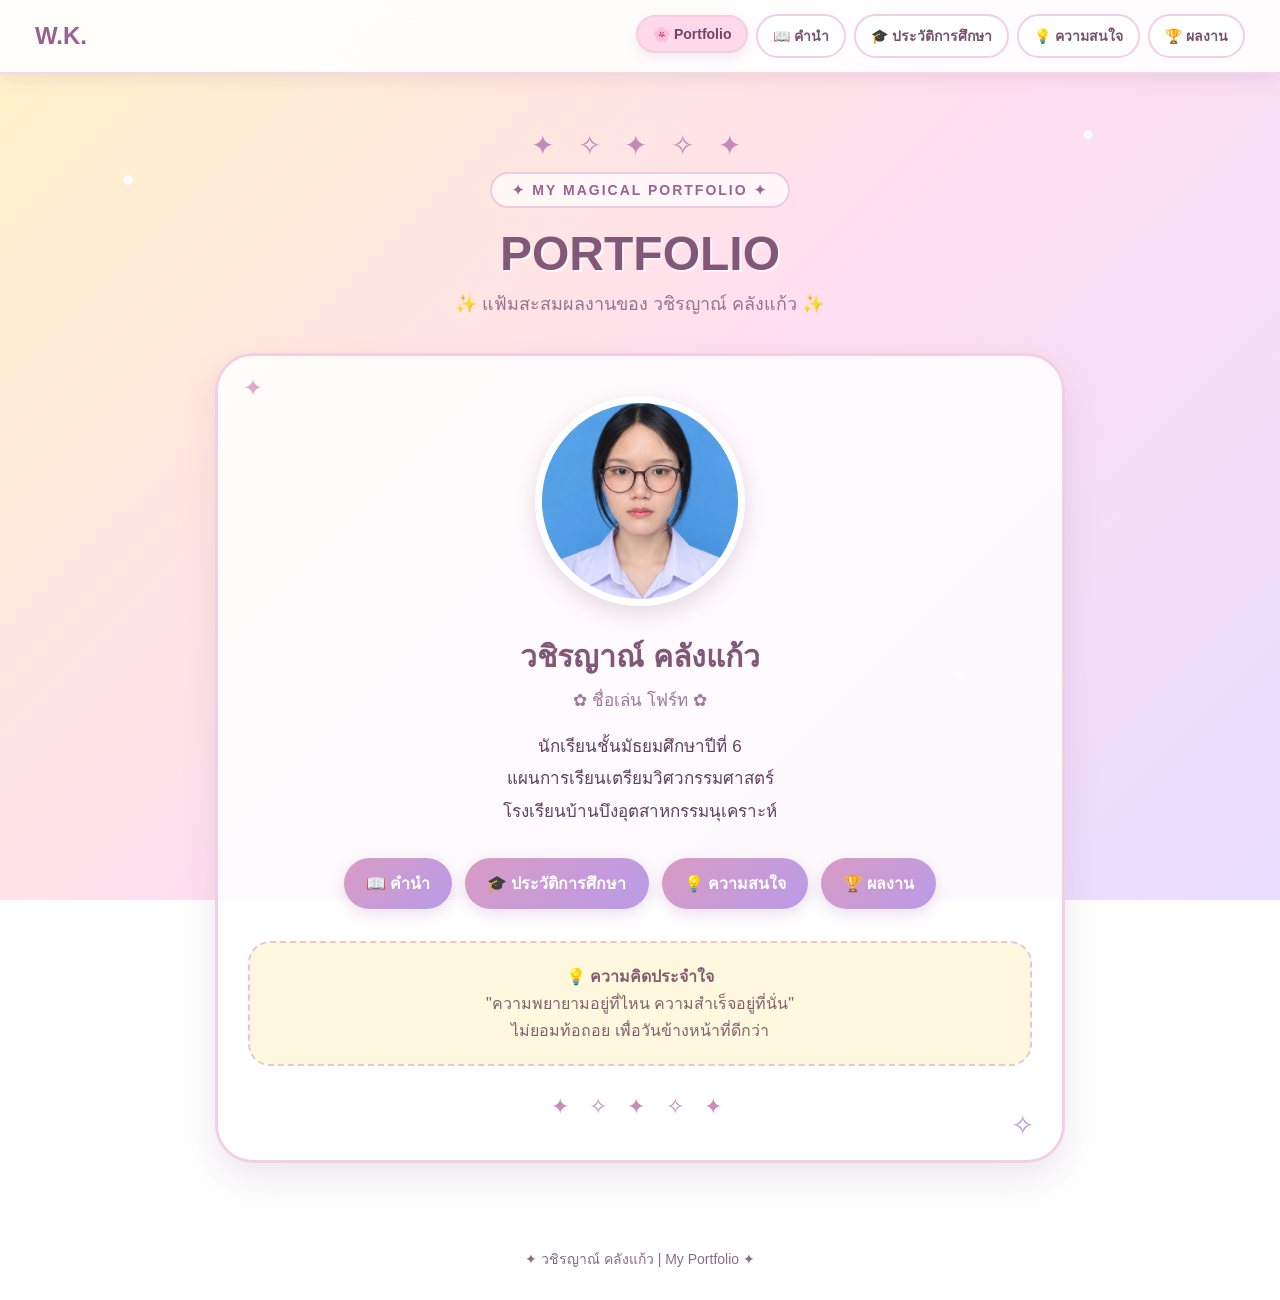
<file: index.html>
<!DOCTYPE html>
<html lang="th">
<head>
    <meta charset="UTF-8">
    <meta name="viewport" content="width=device-width, initial-scale=1.0">
    <meta name="description" content="แฟ้มสะสมผลงานของ วชิรญาณ์ คลังแก้ว โรงเรียนบ้านบึงอุตสาหกรรมนุเคราะห์">
    <title>Portfolio | วชิรญาณ์ คลังแก้ว</title>
    <style>
        * {
            box-sizing: border-box;
        }
        html {
            scroll-behavior: smooth;
        }
        body {
            margin: 0;
            font-family: Arial, Tahoma, sans-serif;
            color: #60415f;
            min-height: 100vh;
            background:
                radial-gradient(
                    circle at 10% 20%,
                    rgba(255,255,255,0.9) 0 4px,
                    transparent 5px
                ),
                radial-gradient(
                    circle at 85% 15%,
                    rgba(255,255,255,0.9) 0 4px,
                    transparent 5px
                ),
                radial-gradient(
                    circle at 75% 75%,
                    rgba(255,255,255,0.7) 0 3px,
                    transparent 4px
                ),
                radial-gradient(
                    circle at 20% 80%,
                    rgba(255,255,255,0.7) 0 3px,
                    transparent 4px
                ),
                linear-gradient(
                    135deg,
                    #fff4c7,
                    #ffdff0,
                    #e8ddff
                );
            background-attachment: fixed;
        }
        /* =========================
           แถบเมนู
        ========================= */
        .navbar {
            position: sticky;
            top: 0;
            z-index: 1000;
            display: flex;
            align-items: center;
            justify-content: space-between;
            gap: 20px;
            padding: 14px 35px;
            background: rgba(255,255,255,0.90);
            backdrop-filter: blur(12px);
            box-shadow: 0 4px 18px rgba(130,90,130,0.14);
            border-bottom: 2px solid rgba(242,207,225,0.8);
        }
        .logo {
            text-decoration: none;
            color: #9b5f91;
            font-size: 24px;
            font-weight: bold;
            white-space: nowrap;
        }
        .navbar nav {
            display: flex;
            justify-content: center;
            align-items: center;
            flex-wrap: wrap;
            gap: 8px;
        }
        .navbar nav a {
            text-decoration: none;
            color: #76516f;
            background: #fff;
            padding: 9px 15px;
            border-radius: 25px;
            border: 2px solid #f2cfe1;
            font-size: 14px;
            font-weight: bold;
            transition: 0.25s ease;
        }
        .navbar nav a:hover,
        .navbar nav a.active {
            color: #704565;
            background: #ffd9ea;
            transform: translateY(-2px);
            box-shadow: 0 5px 12px rgba(180,120,160,0.15);
        }
        /* =========================
           ส่วน Portfolio
        ========================= */
        .hero {
            max-width: 1050px;
            margin: 0 auto;
            padding: 55px 20px 35px;
            text-align: center;
        }
        .sparkle {
            color: #c58bb8;
            font-size: 28px;
            letter-spacing: 8px;
            margin-bottom: 10px;
        }
        .small-title {
            display: inline-block;
            padding: 8px 20px;
            margin-bottom: 10px;
            background: rgba(255,255,255,0.72);
            border: 2px solid #f1cadd;
            border-radius: 30px;
            color: #9b638f;
            font-size: 14px;
            font-weight: bold;
            letter-spacing: 2px;
        }
        h1 {
            margin: 8px 0;
            font-size: 48px;
            color: #815878;
            text-shadow: 2px 2px 0 rgba(255,255,255,0.8);
        }
        .subtitle {
            margin: 0 0 35px;
            font-size: 18px;
            color: #98718f;
        }
        /* =========================
           กล่องโปรไฟล์
        ========================= */
        .profile-box {
            position: relative;
            max-width: 850px;
            margin: 0 auto;
            padding: 40px 30px;
            background: rgba(255,255,255,0.86);
            border: 3px solid #f2d0e2;
            border-radius: 38px;
            box-shadow: 0 15px 35px rgba(130,90,130,0.14);
        }
        .profile-box::before {
            content: "✦";
            position: absolute;
            top: 18px;
            left: 25px;
            color: #e4a7c9;
            font-size: 24px;
        }
        .profile-box::after {
            content: "✧";
            position: absolute;
            right: 28px;
            bottom: 18px;
            color: #b99be8;
            font-size: 28px;
        }
        /* =========================
           รูปโปรไฟล์
        ========================= */
        .profile-image {
            width: 210px;
            height: 210px;
            object-fit: cover;
            border-radius: 50%;
            border: 7px solid #fff;
            box-shadow: 0 7px 22px rgba(120,80,120,0.20);
            margin-bottom: 18px;
            background: #f9e7f0;
        }
        .name {
            margin-top: 5px;
            font-size: 30px;
            font-weight: bold;
            color: #815878;
        }
        .nickname {
            margin-top: 6px;
            color: #a27699;
            font-size: 17px;
        }
        .info {
            line-height: 1.9;
            font-size: 17px;
            margin: 18px 0 0;
        }
        /* =========================
           ปุ่ม
        ========================= */
        .buttons {
            display: flex;
            justify-content: center;
            flex-wrap: wrap;
            gap: 13px;
            margin-top: 30px;
        }
        .page-button {
            display: inline-block;
            text-decoration: none;
            color: #fff;
            background: linear-gradient(135deg, #d99bc4, #b99be8);
            padding: 13px 22px;
            border-radius: 30px;
            font-weight: bold;
            box-shadow: 0 5px 15px rgba(150,100,160,0.20);
            transition: 0.25s ease;
        }
        .page-button:hover {
            transform: translateY(-4px) scale(1.02);
            box-shadow: 0 8px 18px rgba(150,100,160,0.25);
        }
        /* =========================
           กล่องคำคม
        ========================= */
        .quote {
            margin-top: 32px;
            padding: 20px;
            border-radius: 22px;
            background: #fff8df;
            border: 2px dashed #e6c7d8;
            color: #80606f;
            line-height: 1.7;
        }
        .decoration {
            margin: 28px auto 0;
            color: #c98db9;
            font-size: 22px;
            letter-spacing: 7px;
        }
        /* =========================
           Footer
        ========================= */
        footer {
            text-align: center;
            padding: 30px 20px;
            margin-top: 20px;
            color: #8b6b85;
            font-size: 14px;
        }
        /* =========================
           Tablet
        ========================= */
        @media (max-width: 800px) {
            .navbar {
                flex-direction: column;
                padding: 12px 15px;
                gap: 10px;
            }
            .navbar nav {
                width: 100%;
            }
            .navbar nav a {
                font-size: 13px;
                padding: 8px 11px;
            }
            .hero {
                padding-top: 35px;
            }
            h1 {
                font-size: 38px;
            }
        }
        /* =========================
           Mobile
        ========================= */
        @media (max-width: 600px) {
            .sparkle {
                font-size: 22px;
                letter-spacing: 5px;
            }
            .small-title {
                font-size: 12px;
                padding: 7px 15px;
            }
            h1 {
                font-size: 31px;
            }
            .subtitle {
                font-size: 16px;
            }
            .profile-box {
                padding: 32px 18px;
                border-radius: 28px;
            }
            .profile-image {
                width: 170px;
                height: 170px;
            }
            .name {
                font-size: 25px;
            }
            .info {
                font-size: 16px;
            }
            .page-button {
                width: 100%;
                max-width: 280px;
            }
        }
    </style>
</head>
<body>
    <!-- =========================
         NAVIGATION
    ========================== -->
    <header class="navbar">
        <a href="index.html" class="logo">W.K.</a>
        <nav>
            <a href="index.html" class="active">🌸 Portfolio</a>
            <a href="preface.html">📖 คำนำ</a>
            <a href="education.html">🎓 ประวัติการศึกษา</a>
            <a href="interest.html">💡 ความสนใจ</a>
            <a href="work.html">🏆 ผลงาน</a>
        </nav>
    </header>

    <!-- =========================
         PORTFOLIO
    ========================== -->
    <main class="hero">
        <div class="sparkle">✦ ✧ ✦ ✧ ✦</div>
        <div class="small-title">✦ MY MAGICAL PORTFOLIO ✦</div>
        <h1>PORTFOLIO</h1>
        <p class="subtitle">✨ แฟ้มสะสมผลงานของ วชิรญาณ์ คลังแก้ว ✨</p>

        <!-- กล่องโปรไฟล์ -->
        <div class="profile-box">
            <img 
                src="profile.png" 
                alt="รูปโปรไฟล์ - วชิรญาณ์ คลังแก้ว (โฟร์ท)"
                class="profile-image"
                onerror="this.src='data:image/svg+xml,<svg xmlns=%22http://www.w3.org/2000/svg%22 viewBox=%220 0 200 200%22><rect fill=%22f9e7f0%22 width=%22200%22 height=%22200%22/><text x=%22100%22 y=%22110%22 text-anchor=%22middle%22 font-size=%2280%22>🌸</text></svg>'"
            >
            <div class="name">วชิรญาณ์ คลังแก้ว</div>
            <div class="nickname">✿ ชื่อเล่น โฟร์ท ✿</div>
            <div class="info">
                นักเรียนชั้นมัธยมศึกษาปีที่ 6<br>
                แผนการเรียนเตรียมวิศวกรรมศาสตร์<br>
                โรงเรียนบ้านบึงอุตสาหกรรมนุเคราะห์
            </div>

            <!-- ปุ่มลิงก์ไปหน้าอื่น -->
            <div class="buttons">
                <a href="preface.html" class="page-button">📖 คำนำ</a>
                <a href="education.html" class="page-button">🎓 ประวัติการศึกษา</a>
                <a href="interest.html" class="page-button">💡 ความสนใจ</a>
                <a href="work.html" class="page-button">🏆 ผลงาน</a>
            </div>

            <!-- คำคม -->
            <div class="quote">
                💡 <strong>ความคิดประจำใจ</strong><br>
                "ความพยายามอยู่ที่ไหน ความสำเร็จอยู่ที่นั่น"<br>
                ไม่ยอมท้อถอย เพื่อวันข้างหน้าที่ดีกว่า
            </div>

            <div class="decoration">✦ ✧ ✦ ✧ ✦</div>
        </div>
    </main>

    <!-- =========================
         FOOTER
    ========================== -->
    <footer>
        ✦ วชิรญาณ์ คลังแก้ว | My Portfolio ✦
    </footer>
</body>
</html>
</file>
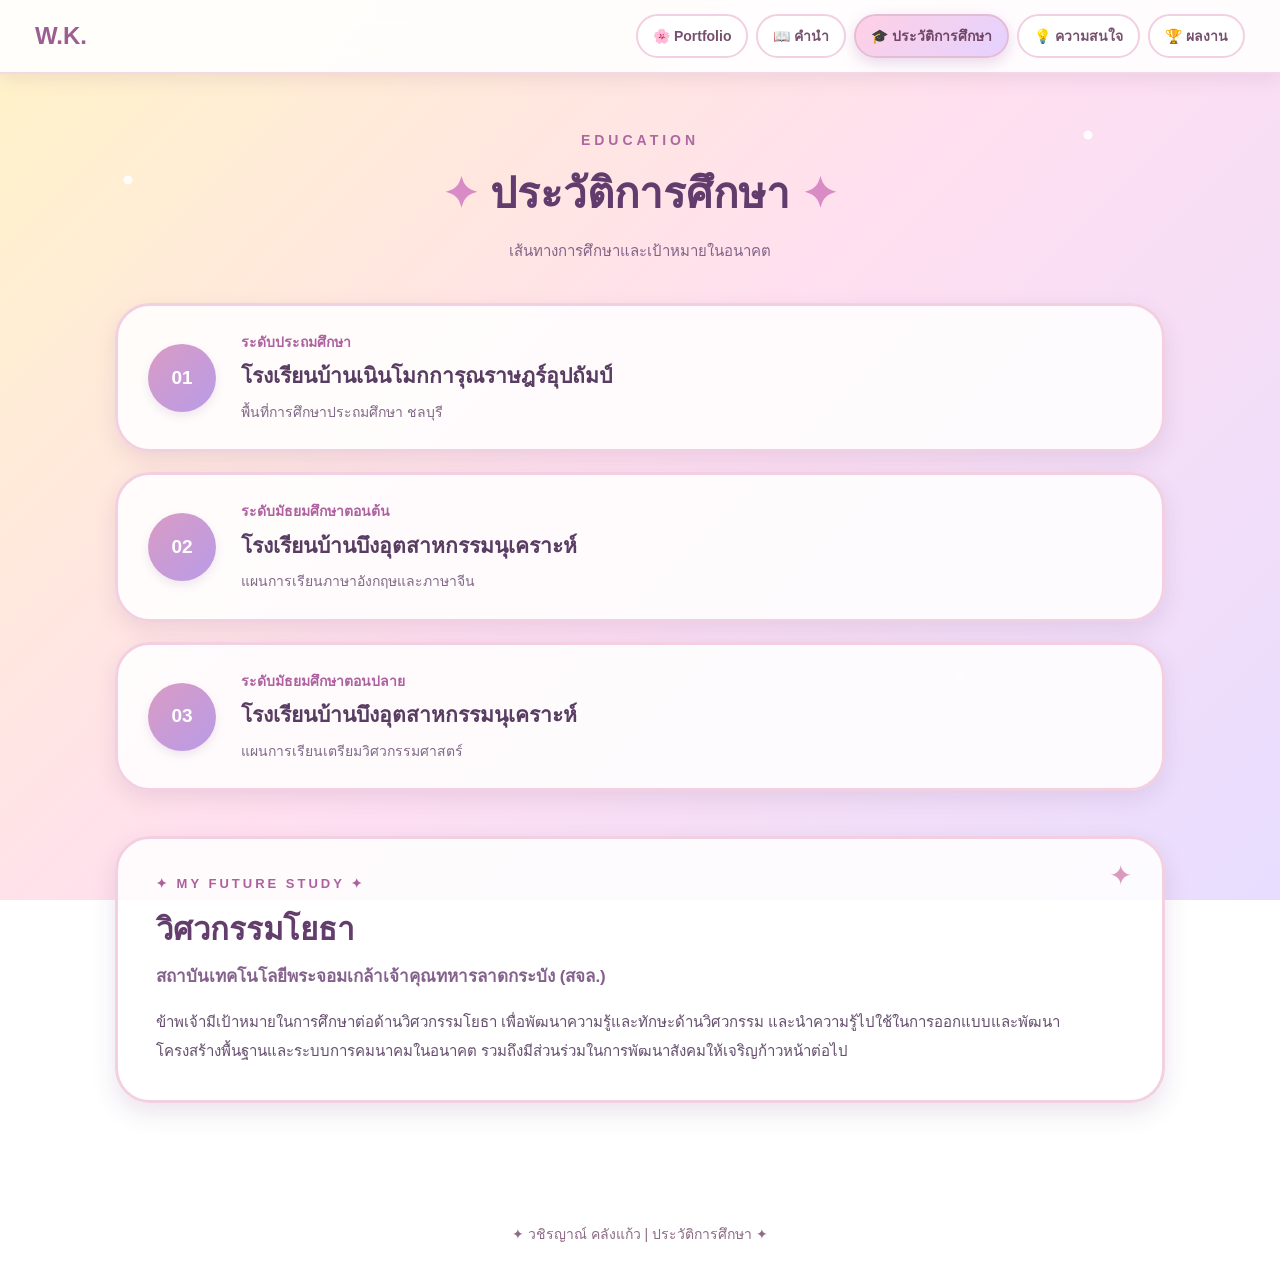
<file: education.html>
<!DOCTYPE html>
<html lang="th">
<head>
    <meta charset="UTF-8">
    <meta name="viewport" content="width=device-width, initial-scale=1.0">
    <meta name="description" content="ประวัติการศึกษา - วชิรญาณ์ คลังแก้ว โรงเรียนบ้านบึงอุตสาหกรรมนุเคราะห์">
    <title>ประวัติการศึกษา | วชิรญาณ์ คลังแก้ว</title>
    <style>
        * {
            box-sizing: border-box;
        }
        html {
            scroll-behavior: smooth;
        }
        body {
            margin: 0;
            font-family: Arial, Tahoma, sans-serif;
            color: #5b3b68;
            min-height: 100vh;
            /* ปรับพื้นหลังให้เหมือนหน้าแรก */
            background:
                radial-gradient(
                    circle at 10% 20%,
                    rgba(255,255,255,0.9) 0 4px,
                    transparent 5px
                ),
                radial-gradient(
                    circle at 85% 15%,
                    rgba(255,255,255,0.9) 0 4px,
                    transparent 5px
                ),
                radial-gradient(
                    circle at 75% 75%,
                    rgba(255,255,255,0.7) 0 3px,
                    transparent 4px
                ),
                radial-gradient(
                    circle at 20% 80%,
                    rgba(255,255,255,0.7) 0 3px,
                    transparent 4px
                ),
                linear-gradient(
                    135deg,
                    #fff4c7,
                    #ffdff0,
                    #e8ddff
                );
            background-attachment: fixed;
            line-height: 1.6;
        }
        /* =========================
           แถบเมนู - ให้เหมือนหน้าแรก
        ========================= */
        .navbar {
            position: sticky;
            top: 0;
            z-index: 1000;
            width: 100%;
            padding: 14px 35px;
            display: flex;
            align-items: center;
            justify-content: space-between;
            gap: 20px;
            background: rgba(255, 255, 255, 0.90);
            backdrop-filter: blur(12px);
            border-bottom: 2px solid rgba(242,207,225,0.8);
            box-shadow: 0 4px 18px rgba(130,90,130,0.14);
        }
        .logo {
            color: #9b5f91;
            text-decoration: none;
            font-size: 24px;
            font-weight: bold;
            white-space: nowrap;
        }
        .navbar nav {
            display: flex;
            align-items: center;
            justify-content: center;
            gap: 8px;
            flex-wrap: wrap;
        }
        .navbar nav a {
            padding: 9px 15px;
            border-radius: 25px;
            border: 2px solid #f2cfe1;
            background: #fff;
            color: #76516f;
            text-decoration: none;
            font-size: 14px;
            font-weight: bold;
            transition: all 0.25s ease;
            white-space: nowrap;
        }
        .navbar nav a:hover {
            background: #ffe0ec;
            transform: translateY(-2px);
            box-shadow: 0 5px 12px rgba(180,120,160,0.15);
        }
        /* เมนูหน้าปัจจุบัน - เหมือนหน้าแรกเป๊ะ */
        .navbar nav a.active {
            color: #704565;
            background: linear-gradient(135deg, #ffd0e5, #e4d2ff);
            border-color: #e5bcd5;
            box-shadow: 0 5px 14px rgba(170, 105, 175, 0.25);
        }
        /* =========================
           เนื้อหาหลัก
        ========================= */
        .container {
            width: 90%;
            max-width: 1050px;
            margin: 0 auto;
            padding: 55px 0 70px;
        }
        /* =========================
           หัวข้อ
        ========================= */
        .page-title {
            text-align: center;
            margin-bottom: 40px;
        }
        .page-title p {
            margin: 0 0 8px;
            color: #ad68a0;
            font-size: 14px;
            font-weight: bold;
            letter-spacing: 4px;
        }
        .page-title h1 {
            margin: 0;
            color: #633c6e;
            font-size: 42px;
        }
        .page-title h1::before {
            content: "✦ ";
            color: #d98bc5;
        }
        .page-title h1::after {
            content: " ✦";
            color: #d98bc5;
        }
        .page-title span {
            display: block;
            margin-top: 12px;
            color: #806487;
            font-size: 15px;
        }
        /* =========================
           ประวัติการศึกษา
        ========================= */
        .education-list {
            display: flex;
            flex-direction: column;
            gap: 20px;
            margin-bottom: 45px;
        }
        .education-card {
            display: flex;
            align-items: center;
            gap: 25px;
            padding: 25px 30px;
            background: rgba(255, 255, 255, 0.88);
            border: 3px solid #f2d0e2;
            border-radius: 35px;
            box-shadow: 0 8px 22px rgba(105, 65, 120, 0.12);
            transition: all 0.25s ease;
        }
        .education-card:hover {
            transform: translateY(-4px);
            box-shadow: 0 12px 26px rgba(105, 65, 120, 0.18);
        }
        .edu-number {
            flex-shrink: 0;
            width: 68px;
            height: 68px;
            display: flex;
            align-items: center;
            justify-content: center;
            border-radius: 50%;
            color: white;
            font-size: 19px;
            font-weight: bold;
            background: linear-gradient(135deg, #d99bc4, #b99be8);
            box-shadow: 0 4px 10px rgba(150,100,160,0.15);
        }
        .edu-content {
            min-width: 0;
        }
        .edu-content p {
            margin: 0 0 7px;
            color: #ae619f;
            font-size: 14px;
            font-weight: bold;
        }
        .edu-content h2 {
            margin: 0 0 7px;
            color: #583c62;
            font-size: 21px;
            line-height: 1.5;
        }
        .edu-content span {
            color: #806987;
            font-size: 14px;
        }
        /* =========================
           เป้าหมายศึกษาต่อ
        ========================= */
        .goal-card {
            position: relative;
            overflow: hidden;
            padding: 35px 38px;
            background: rgba(255, 255, 255, 0.88);
            border: 3px solid #f2d0e2;
            border-radius: 35px;
            box-shadow: 0 10px 25px rgba(105, 65, 120, 0.14);
        }
        .goal-card::before {
            content: "✦";
            position: absolute;
            top: 15px;
            right: 30px;
            color: #d89abd;
            font-size: 28px;
        }
        .section-label {
            margin: 0 0 10px;
            color: #ac609e;
            font-size: 13px;
            font-weight: bold;
            letter-spacing: 3px;
        }
        .goal-card h2 {
            margin: 0 0 8px;
            color: #633d6c;
            font-size: 31px;
        }
        .goal-card h3 {
            margin: 0 0 18px;
            color: #85618d;
            font-size: 17px;
            line-height: 1.6;
        }
        .goal-text {
            margin: 0;
            color: #654e6d;
            font-size: 15px;
            line-height: 1.9;
        }
        /* =========================
           FOOTER
        ========================= */
        footer {
            padding: 30px 20px;
            margin-top: 20px;
            text-align: center;
            color: #8b6b85;
            font-size: 14px;
        }
        footer p {
            margin: 0;
        }
        /* =========================
           แท็บเล็ต - มือถือ
        ========================= */
        @media (max-width: 800px) {
            .navbar {
                flex-direction: column;
                padding: 12px 15px;
                gap: 10px;
            }
            .navbar nav {
                width: 100%;
            }
            .navbar nav a {
                padding: 8px 11px;
                font-size: 13px;
            }
            .container {
                width: 92%;
                padding: 40px 0 55px;
            }
            .page-title h1 {
                font-size: 32px;
            }
            .education-card {
                align-items: flex-start;
                padding: 20px;
                gap: 15px;
                flex-direction: column;
                text-align: center;
            }
            .edu-number {
                width: 52px;
                height: 52px;
                font-size: 15px;
            }
            .edu-content h2 {
                font-size: 17px;
            }
            .edu-content p,
            .edu-content span {
                font-size: 13px;
            }
            .goal-card {
                padding: 25px 20px;
                border-radius: 28px;
                text-align: center;
            }
            .goal-card::before {
                display: none;
            }
            .goal-card h2 {
                font-size: 24px;
            }
            .goal-card h3 {
                font-size: 15px;
            }
            .goal-text {
                font-size: 14px;
            }
        }
    </style>
</head>
<body>
    <!-- =========================
         NAVIGATION - แก้ชื่อให้ตรงกับ index.html
    ========================= -->
    <header class="navbar">
        <a href="index.html" class="logo">W.K.</a>
        <nav>
            <a href="index.html">🌸 Portfolio</a>
            <a href="preface.html">📖 คำนำ</a>
            <a href="education.html" class="active">🎓 ประวัติการศึกษา</a>
            <a href="interest.html">💡 ความสนใจ</a>
            <a href="work.html">🏆 ผลงาน</a>
        </nav>
    </header>

    <!-- =========================
         MAIN CONTENT
    ========================= -->
    <main class="container">
        <section class="page-title">
            <p>EDUCATION</p>
            <h1>ประวัติการศึกษา</h1>
            <span>เส้นทางการศึกษาและเป้าหมายในอนาคต</span>
        </section>

        <!-- รายการประวัติ -->
        <section class="education-list">
            <article class="education-card">
                <div class="edu-number">01</div>
                <div class="edu-content">
                    <p>ระดับประถมศึกษา</p>
                    <h2>โรงเรียนบ้านเนินโมกการุณราษฎร์อุปถัมป์</h2>
                    <span>พื้นที่การศึกษาประถมศึกษา ชลบุรี</span>
                </div>
            </article>

            <article class="education-card">
                <div class="edu-number">02</div>
                <div class="edu-content">
                    <p>ระดับมัธยมศึกษาตอนต้น</p>
                    <h2>โรงเรียนบ้านบึงอุตสาหกรรมนุเคราะห์</h2>
                    <span>แผนการเรียนภาษาอังกฤษและภาษาจีน</span>
                </div>
            </article>

            <article class="education-card">
                <div class="edu-number">03</div>
                <div class="edu-content">
                    <p>ระดับมัธยมศึกษาตอนปลาย</p>
                    <h2>โรงเรียนบ้านบึงอุตสาหกรรมนุเคราะห์</h2>
                    <span>แผนการเรียนเตรียมวิศวกรรมศาสตร์</span>
                </div>
            </article>
        </section>

        <!-- เป้าหมายศึกษาต่อ -->
        <section class="goal-card">
            <p class="section-label">✦ MY FUTURE STUDY ✦</p>
            <h2>วิศวกรรมโยธา</h2>
            <h3>สถาบันเทคโนโลยีพระจอมเกล้าเจ้าคุณทหารลาดกระบัง (สจล.)</h3>
            <p class="goal-text">
                ข้าพเจ้ามีเป้าหมายในการศึกษาต่อด้านวิศวกรรมโยธา เพื่อพัฒนาความรู้และทักษะด้านวิศวกรรม
                และนำความรู้ไปใช้ในการออกแบบและพัฒนาโครงสร้างพื้นฐานและระบบการคมนาคมในอนาคต
                รวมถึงมีส่วนร่วมในการพัฒนาสังคมให้เจริญก้าวหน้าต่อไป
            </p>
        </section>
    </main>

    <!-- =========================
         FOOTER
    ========================= -->
    <footer>
        ✦ วชิรญาณ์ คลังแก้ว | ประวัติการศึกษา ✦
    </footer>
</body>
</html>
</file>
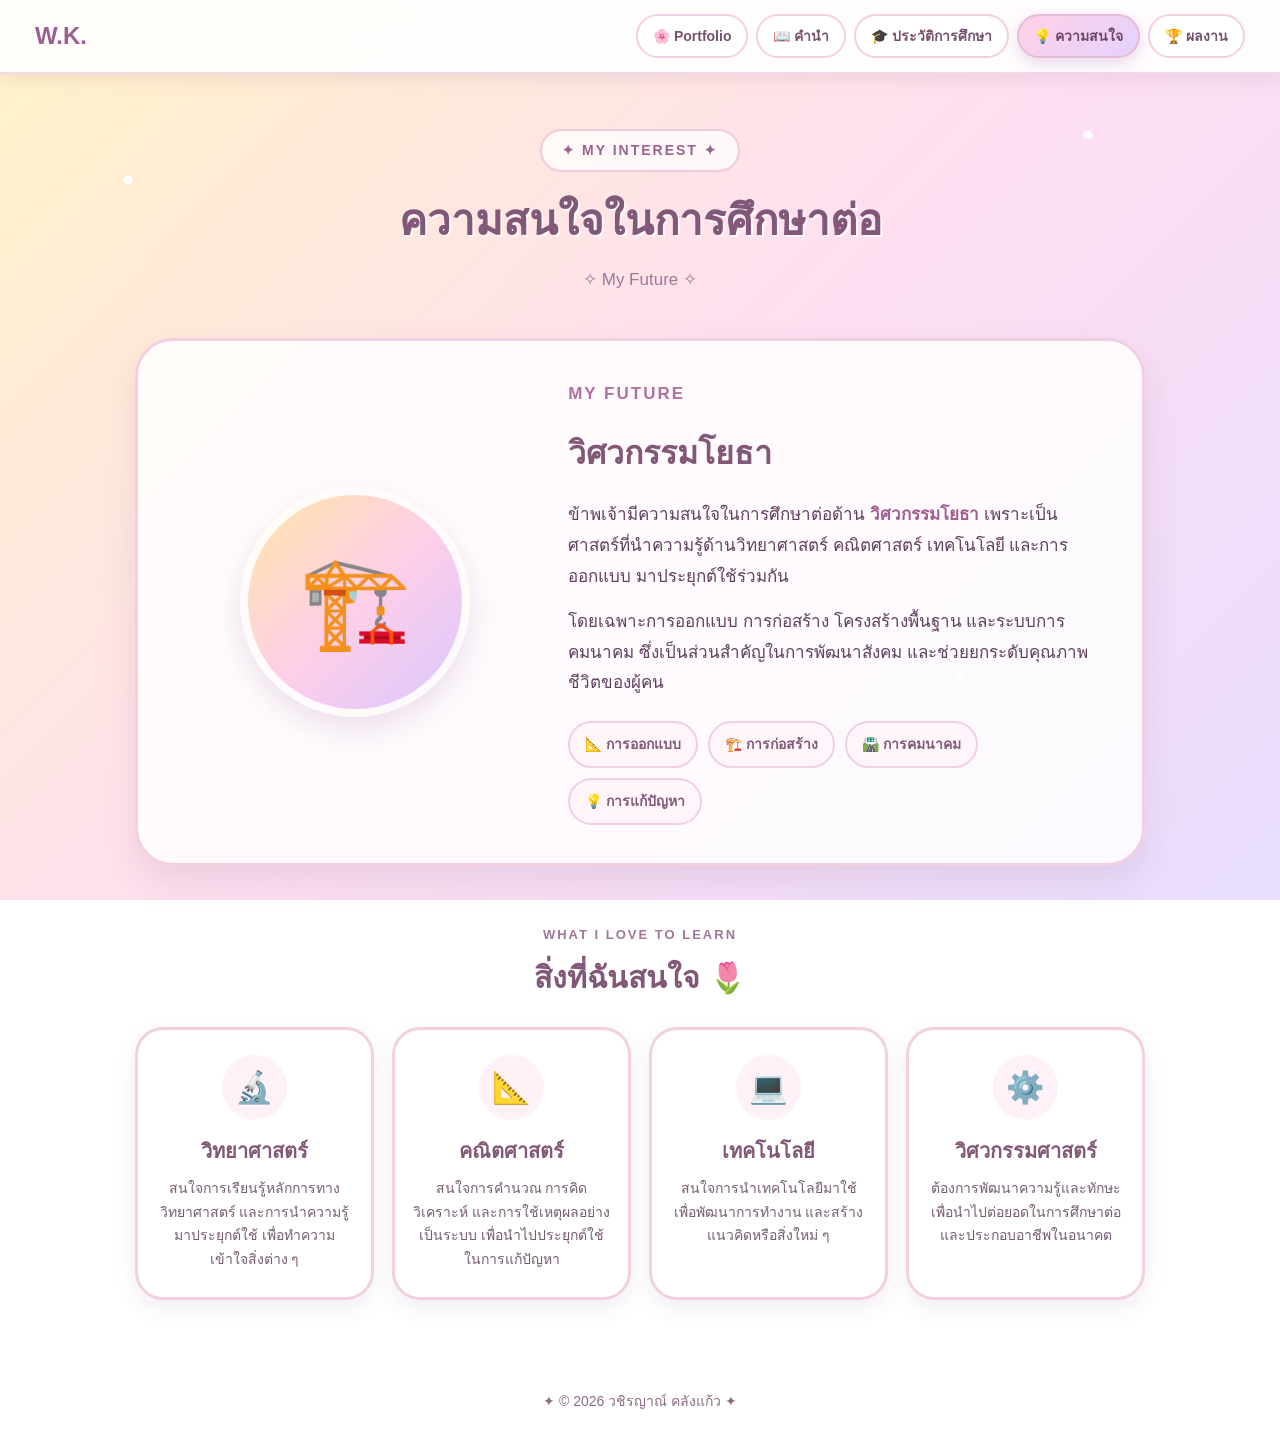
<file: interest.html>
<!DOCTYPE html>
<html lang="th">
<head>
    <meta charset="UTF-8">
    <meta name="viewport" content="width=device-width, initial-scale=1.0">
    <meta name="description" content="ความสนใจ - วชิรญาณ์ คลังแก้ว">
    <title>ความสนใจ | วชิรญาณ์ คลังแก้ว</title>
    <style>
        * {
            box-sizing: border-box;
        }
        html {
            scroll-behavior: smooth;
        }
        body {
            margin: 0;
            font-family: Arial, "Tahoma", sans-serif;
            color: #60415f;
            min-height: 100vh;
            /* พื้นหลังเหมือนหน้าแรกเป๊ะ */
            background:
                radial-gradient(
                    circle at 10% 20%,
                    rgba(255,255,255,0.9) 0 4px,
                    transparent 5px
                ),
                radial-gradient(
                    circle at 85% 15%,
                    rgba(255,255,255,0.9) 0 4px,
                    transparent 5px
                ),
                radial-gradient(
                    circle at 75% 75%,
                    rgba(255,255,255,0.7) 0 3px,
                    transparent 4px
                ),
                radial-gradient(
                    circle at 20% 80%,
                    rgba(255,255,255,0.7) 0 3px,
                    transparent 4px
                ),
                linear-gradient(
                    135deg,
                    #fff4c7,
                    #ffdff0,
                    #e8ddff
                );
            background-attachment: fixed;
            line-height: 1.6;
        }
        /* =========================
           NAVIGATION - เหมือนหน้าแรกเป๊ะ
        ========================= */
        .navbar {
            position: sticky;
            top: 0;
            z-index: 1000;
            display: flex;
            align-items: center;
            justify-content: space-between;
            gap: 20px;
            padding: 14px 35px;
            background: rgba(255,255,255,0.90);
            backdrop-filter: blur(12px);
            border-bottom: 2px solid rgba(242,207,225,0.8);
            box-shadow: 0 4px 18px rgba(130,90,130,0.14);
        }
        .logo {
            text-decoration: none;
            color: #9b5f91;
            font-size: 24px;
            font-weight: bold;
            white-space: nowrap;
        }
        .navbar nav {
            display: flex;
            justify-content: center;
            align-items: center;
            flex-wrap: wrap;
            gap: 8px;
        }
        .navbar nav a {
            text-decoration: none;
            color: #76516f;
            background: #ffffff;
            padding: 9px 15px;
            border-radius: 25px;
            border: 2px solid #f2cfe1;
            font-size: 14px;
            font-weight: bold;
            transition: all 0.25s ease;
            white-space: nowrap;
        }
        .navbar nav a:hover {
            color: #704565;
            background: #ffe0ec;
            transform: translateY(-2px);
            box-shadow: 0 5px 12px rgba(180,120,160,0.15);
        }
        /* เมนูหน้าปัจจุบัน - เหมือนหน้าแรกเป๊ะ */
        .navbar nav a.active {
            color: #704565;
            background: linear-gradient(135deg, #ffd0e5, #e4d2ff);
            border-color: #e5bcd5;
            box-shadow: 0 5px 14px rgba(170,105,175,0.25);
        }
        /* =========================
           CONTAINER
        ========================= */
        .container {
            max-width: 1050px;
            margin: 0 auto;
            padding: 55px 20px 40px;
        }
        /* =========================
           PAGE TITLE
        ========================= */
        .page-title {
            text-align: center;
            margin-bottom: 45px;
        }
        .page-title p {
            display: inline-block;
            margin: 0 0 10px;
            padding: 8px 20px;
            border-radius: 30px;
            border: 2px solid #f1cadd;
            background: rgba(255,255,255,0.75);
            color: #9b638f;
            font-size: 14px;
            font-weight: bold;
            letter-spacing: 2px;
        }
        .page-title h1 {
            margin: 5px 0 12px;
            color: #815878;
            font-size: 42px;
            text-shadow: 2px 2px 0 rgba(255,255,255,0.8);
        }
        .page-title span {
            color: #a27699;
            font-size: 17px;
        }
        /* =========================
           INTEREST HERO
        ========================= */
        .interest-hero {
            display: grid;
            grid-template-columns: 0.8fr 1.2fr;
            gap: 35px;
            align-items: center;
            padding: 38px;
            background: rgba(255,255,255,0.86);
            border: 3px solid #f2d0e2;
            border-radius: 38px;
            box-shadow: 0 15px 35px rgba(130,90,130,0.14);
        }
        /* =========================
           VISUAL
        ========================= */
        .interest-visual {
            display: flex;
            justify-content: center;
            align-items: center;
            min-height: 270px;
        }
        .visual-circle {
            width: 230px;
            height: 230px;
            display: flex;
            justify-content: center;
            align-items: center;
            border-radius: 50%;
            background: linear-gradient(135deg, #ffe5a8, #ffcfe7, #d9c7ff);
            border: 8px solid rgba(255,255,255,0.9);
            box-shadow: 0 12px 30px rgba(150,100,160,0.18);
            font-size: 90px;
        }
        /* =========================
           TEXT
        ========================= */
        .interest-text {
            line-height: 1.8;
        }
        .section-label {
            margin: 0 0 5px;
            color: #b0719e;
            font-size: 14px;
            font-weight: bold;
            letter-spacing: 2px;
        }
        .interest-text h2 {
            margin: 0 0 18px;
            color: #815878;
            font-size: 32px;
        }
        .interest-text p {
            margin: 0 0 15px;
            font-size: 17px;
        }
        .interest-text strong {
            color: #a05e91;
        }
        /* =========================
           TAGS
        ========================= */
        .interest-tags {
            display: flex;
            flex-wrap: wrap;
            gap: 10px;
            margin-top: 22px;
        }
        .interest-tag {
            display: inline-block;
            padding: 9px 15px;
            background: #fff5fb;
            border: 2px solid #efcfe1;
            border-radius: 25px;
            color: #805a76;
            font-size: 14px;
            font-weight: bold;
        }
        /* =========================
           QUICK TITLE
        ========================= */
        .quick-title {
            text-align: center;
            margin: 55px 0 25px;
        }
        .quick-title span {
            color: #a27699;
            font-size: 13px;
            font-weight: bold;
            letter-spacing: 2px;
        }
        .quick-title h2 {
            margin: 7px 0 0;
            color: #815878;
            font-size: 30px;
        }
        /* =========================
           INTEREST CARDS
        ========================= */
        .interest-cards {
            display: grid;
            grid-template-columns: repeat(4, 1fr);
            gap: 18px;
        }
        .interest-card {
            padding: 25px 18px;
            text-align: center;
            background: rgba(255,255,255,0.86);
            border: 3px solid #f2d0e2;
            border-radius: 28px;
            box-shadow: 0 8px 20px rgba(130,90,130,0.10);
            transition: 0.25s ease;
        }
        .interest-card:hover {
            transform: translateY(-6px);
            box-shadow: 0 13px 25px rgba(130,90,130,0.15);
        }
        .interest-card .icon {
            width: 65px;
            height: 65px;
            display: flex;
            align-items: center;
            justify-content: center;
            margin: 0 auto 15px;
            border-radius: 50%;
            background: #fff1f8;
            font-size: 31px;
        }
        .interest-card h3 {
            margin: 0 0 10px;
            color: #815878;
            font-size: 20px;
        }
        .interest-card p {
            margin: 0;
            color: #765d70;
            font-size: 14px;
            line-height: 1.7;
        }
        /* =========================
           FOOTER
        ========================= */
        footer {
            text-align: center;
            padding: 30px 20px;
            margin-top: 20px;
            color: #8b6b85;
            font-size: 14px;
        }
        /* =========================
           TABLET
        ========================= */
        @media (max-width: 850px) {
            .navbar {
                flex-direction: column;
                padding: 12px 15px;
                gap: 10px;
            }
            .navbar nav {
                width: 100%;
            }
            .interest-hero {
                grid-template-columns: 1fr;
                text-align: center;
            }
            .interest-tags {
                justify-content: center;
            }
            .interest-cards {
                grid-template-columns: repeat(2, 1fr);
            }
        }
        /* =========================
           MOBILE
        ========================= */
        @media (max-width: 600px) {
            .navbar nav a {
                font-size: 13px;
                padding: 8px 11px;
            }
            .container {
                padding: 35px 15px;
            }
            .page-title h1 {
                font-size: 31px;
            }
            .page-title span {
                font-size: 15px;
            }
            .interest-hero {
                padding: 25px 18px;
                border-radius: 28px;
            }
            .visual-circle {
                width: 190px;
                height: 190px;
                font-size: 70px;
            }
            .interest-visual {
                min-height: 210px;
            }
            .interest-text h2 {
                font-size: 27px;
            }
            .interest-text p {
                font-size: 16px;
            }
            .interest-cards {
                grid-template-columns: 1fr;
            }
            .quick-title h2 {
                font-size: 26px;
            }
        }
    </style>
</head>
<body>
    <!-- =========================
         NAVIGATION - แก้ชื่อให้ตรงกันทุกหน้า
    ========================== -->
    <header class="navbar">
        <a href="index.html" class="logo">W.K.</a>
        <nav>
            <a href="index.html">🌸 Portfolio</a>
            <a href="preface.html">📖 คำนำ</a>
            <a href="education.html">🎓 ประวัติการศึกษา</a>
            <a href="interest.html" class="active">💡 ความสนใจ</a>
            <a href="work.html">🏆 ผลงาน</a>
        </nav>
    </header>

    <!-- =========================
         MAIN
    ========================== -->
    <main class="container">
        <!-- TITLE -->
        <section class="page-title">
            <p>✦ MY INTEREST ✦</p>
            <h1>ความสนใจในการศึกษาต่อ</h1>
            <span>✧ My Future ✧</span>
        </section>

        <!-- MAIN INTEREST -->
        <section class="interest-hero">
            <div class="interest-visual">
                <div class="visual-circle">🏗️</div>
            </div>
            <div class="interest-text">
                <p class="section-label">MY FUTURE</p>
                <h2>วิศวกรรมโยธา</h2>
                <p>
                    ข้าพเจ้ามีความสนใจในการศึกษาต่อด้าน
                    <strong>วิศวกรรมโยธา</strong>
                    เพราะเป็นศาสตร์ที่นำความรู้ด้านวิทยาศาสตร์
                    คณิตศาสตร์ เทคโนโลยี และการออกแบบ
                    มาประยุกต์ใช้ร่วมกัน
                </p>
                <p>
                    โดยเฉพาะการออกแบบ การก่อสร้าง
                    โครงสร้างพื้นฐาน และระบบการคมนาคม
                    ซึ่งเป็นส่วนสำคัญในการพัฒนาสังคม
                    และช่วยยกระดับคุณภาพชีวิตของผู้คน
                </p>
                <div class="interest-tags">
                    <span class="interest-tag">📐 การออกแบบ</span>
                    <span class="interest-tag">🏗️ การก่อสร้าง</span>
                    <span class="interest-tag">🛣️ การคมนาคม</span>
                    <span class="interest-tag">💡 การแก้ปัญหา</span>
                </div>
            </div>
        </section>

        <!-- LEARNING INTEREST -->
        <section class="quick-title">
            <span>WHAT I LOVE TO LEARN</span>
            <h2>สิ่งที่ฉันสนใจ 🌷</h2>
        </section>

        <!-- CARDS -->
        <section class="interest-cards">
            <article class="interest-card">
                <div class="icon">🔬</div>
                <h3>วิทยาศาสตร์</h3>
                <p>
                    สนใจการเรียนรู้หลักการทางวิทยาศาสตร์
                    และการนำความรู้มาประยุกต์ใช้
                    เพื่อทำความเข้าใจสิ่งต่าง ๆ
                </p>
            </article>
            <article class="interest-card">
                <div class="icon">📐</div>
                <h3>คณิตศาสตร์</h3>
                <p>
                    สนใจการคำนวณ การคิดวิเคราะห์
                    และการใช้เหตุผลอย่างเป็นระบบ
                    เพื่อนำไปประยุกต์ใช้ในการแก้ปัญหา
                </p>
            </article>
            <article class="interest-card">
                <div class="icon">💻</div>
                <h3>เทคโนโลยี</h3>
                <p>
                    สนใจการนำเทคโนโลยีมาใช้
                    เพื่อพัฒนาการทำงาน
                    และสร้างแนวคิดหรือสิ่งใหม่ ๆ
                </p>
            </article>
            <article class="interest-card">
                <div class="icon">⚙️</div>
                <h3>วิศวกรรมศาสตร์</h3>
                <p>
                    ต้องการพัฒนาความรู้และทักษะ
                    เพื่อนำไปต่อยอดในการศึกษาต่อ
                    และประกอบอาชีพในอนาคต
                </p>
            </article>
        </section>
    </main>

    <!-- FOOTER -->
    <footer>
        ✦ © 2026 วชิรญาณ์ คลังแก้ว ✦
    </footer>
</body>
</html>
</file>
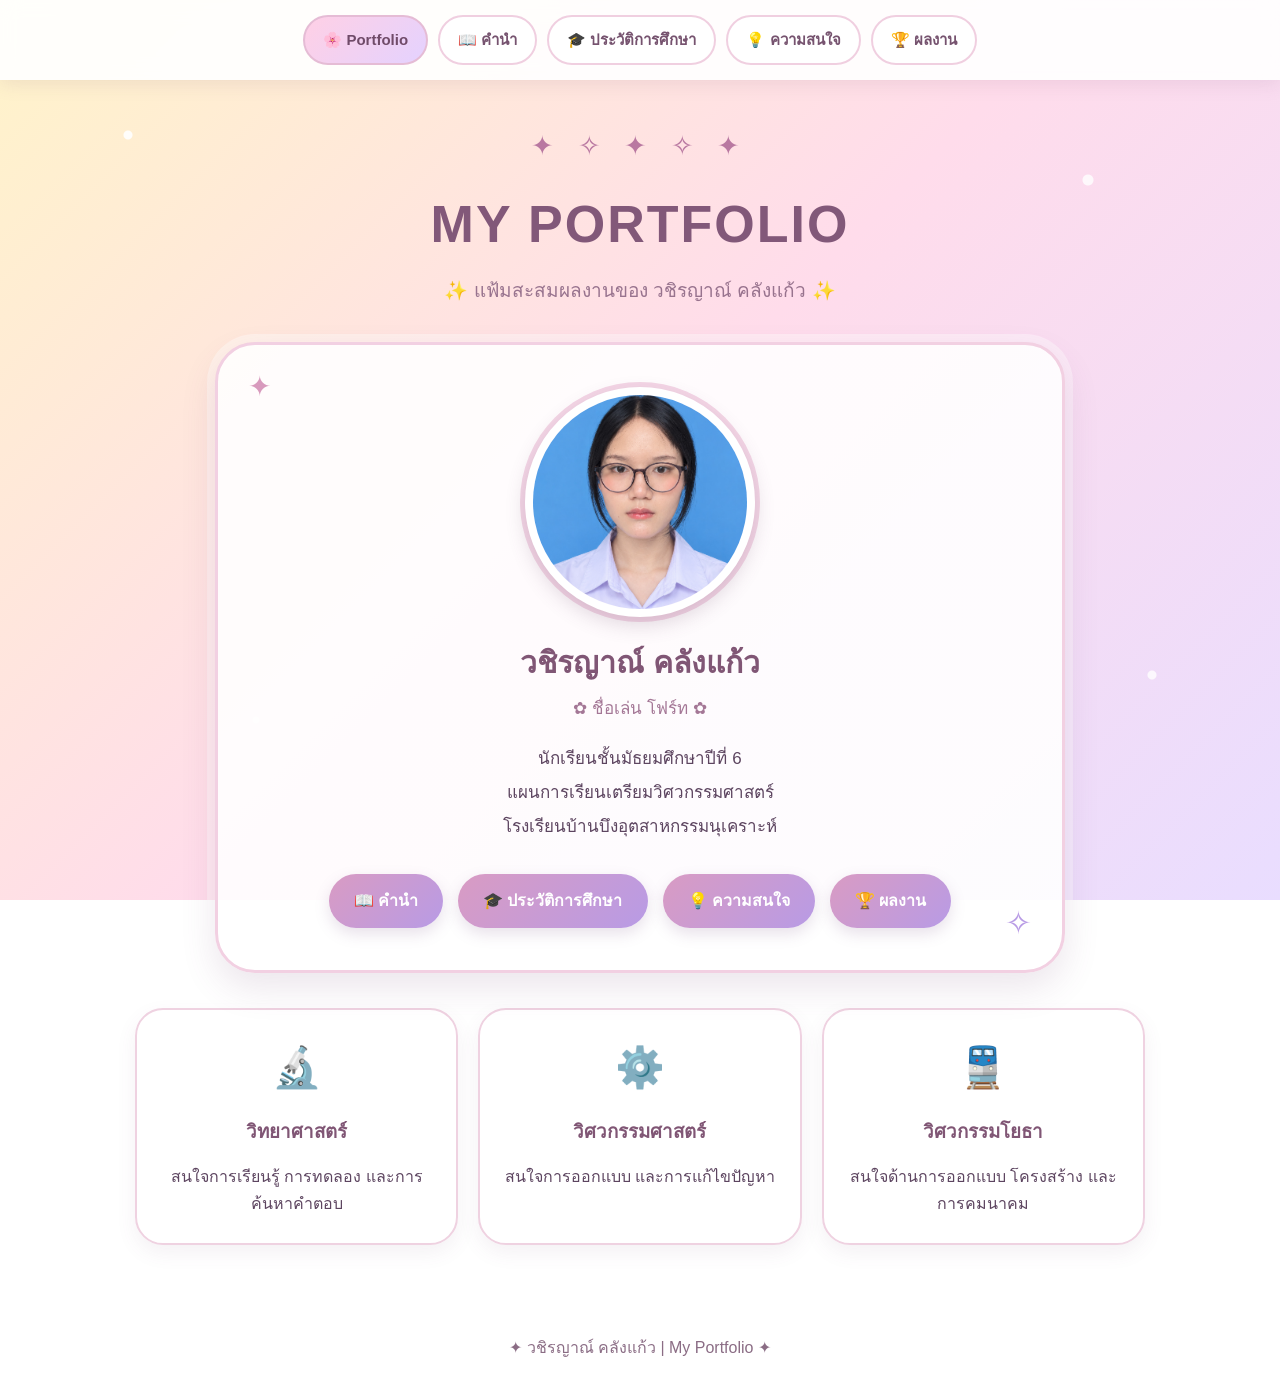
<file: portfolio.html>
<!DOCTYPE html>
<html lang="th">
<head>
<meta charset="UTF-8">
<meta name="viewport" content="width=device-width, initial-scale=1.0, maximum-scale=1.0, user-scalable=no">
<meta name="description" content="แฟ้มสะสมผลงานของ วชิรญาณ์ คลังแก้ว โรงเรียนบ้านบึงอุตสาหกรรมนุเคราะห์">
<title>Portfolio | วชิรญาณ์ คลังแก้ว</title>
<style>
* {
    box-sizing: border-box;
}
html {
    scroll-behavior: smooth;
}
body {
    margin: 0;
    font-family: "Sarabun", "Tahoma", "Arial", sans-serif;
    color: #5d4560;
    min-height: 100vh;
    background:
        radial-gradient(circle at 10% 15%, rgba(255,255,255,0.9) 0 4px, transparent 5px),
        radial-gradient(circle at 85% 20%, rgba(255,255,255,0.8) 0 5px, transparent 6px),
        radial-gradient(circle at 20% 80%, rgba(255,255,255,0.7) 0 3px, transparent 4px),
        radial-gradient(circle at 90% 75%, rgba(255,255,255,0.8) 0 4px, transparent 5px),
        linear-gradient(135deg, #fff4c9, #ffdceb, #e9ddff);
    background-attachment: fixed;
    line-height: 1.6;
}
/* =========================
   เมนูด้านบน
========================= */
.navbar {
    position: sticky;
    top: 0;
    z-index: 1000;
    display: flex;
    justify-content: center;
    align-items: center;
    flex-wrap: wrap;
    gap: 10px;
    padding: 15px 20px;
    background: rgba(255,255,255,0.92);
    backdrop-filter: blur(10px);
    box-shadow: 0 4px 18px rgba(120,80,120,0.12);
}
.navbar a {
    text-decoration: none;
    color: #76536f;
    background: #ffffff;
    padding: 11px 18px;
    border-radius: 25px;
    border: 2px solid #f0cfe0;
    font-weight: bold;
    font-size: 15px;
    transition: all 0.25s ease;
    white-space: nowrap;
}
.navbar a:hover {
    background: #ffe0ec;
    transform: translateY(-3px);
    box-shadow: 0 5px 12px rgba(170,110,150,0.15);
}
.navbar a.active {
    background: linear-gradient(135deg, #ffd0e5, #e4d2ff);
    border-color: #e5bcd5;
    color: #704b69;
}
/* =========================
   เนื้อหา
========================= */
.container {
    max-width: 1050px;
    margin: 0 auto;
    padding: 45px 20px 20px;
}
/* หัวเว็บ */
.hero {
    text-align: center;
    margin-bottom: 30px;
}
.magic {
    font-size: 27px;
    letter-spacing: 8px;
    color: #b978a1;
}
.hero h1 {
    margin: 15px 0 5px;
    font-size: 52px;
    letter-spacing: 2px;
    color: #825879;
}
.hero .subtitle {
    margin-top: 10px;
    font-size: 19px;
    color: #98738e;
}
/* =========================
   โปรไฟล์
========================= */
.profile {
    position: relative;
    max-width: 850px;
    margin: 35px auto;
    padding: 42px 35px;
    background: rgba(255,255,255,0.9);
    border: 3px solid #f2d0e2;
    border-radius: 40px;
    box-shadow:
        0 15px 35px rgba(120,80,120,0.14),
        0 0 0 8px rgba(255,255,255,0.35);
    text-align: center;
}
/* ดาวตกแต่ง */
.profile::before {
    content: "✦";
    position: absolute;
    top: 20px;
    left: 30px;
    font-size: 28px;
    color: #d89abd;
}
.profile::after {
    content: "✧";
    position: absolute;
    right: 30px;
    bottom: 20px;
    font-size: 32px;
    color: #b89be5;
}
/* =========================
   รูปโปรไฟล์
========================= */
.profile img {
    display: block;
    width: 230px;
    height: 230px;
    margin: 0 auto;
    object-fit: cover;
    border-radius: 50%;
    border: 8px solid #ffffff;
    box-shadow:
        0 8px 20px rgba(100,70,100,0.2),
        0 0 0 5px #f4d6e6;
    transition: transform 0.3s ease;
    background: #f9e7f0;
}
.profile img:hover {
    transform: scale(1.03);
}
/* ชื่อ */
.name {
    margin-top: 22px;
    font-size: 30px;
    font-weight: bold;
    color: #805675;
}
.nickname {
    margin-top: 8px;
    color: #a47796;
    font-size: 17px;
}
.info {
    margin-top: 20px;
    line-height: 2;
    font-size: 17px;
}
/* =========================
   ปุ่มไปแต่ละหน้า
========================= */
.buttons {
    display: flex;
    justify-content: center;
    flex-wrap: wrap;
    gap: 15px;
    margin-top: 30px;
}
.button {
    display: inline-block;
    text-decoration: none;
    color: white;
    background: linear-gradient(135deg, #d99bc3, #b89be5);
    padding: 14px 25px;
    border-radius: 30px;
    font-weight: bold;
    box-shadow: 0 6px 15px rgba(130,90,140,0.18);
    transition: all 0.25s ease;
}
.button:hover {
    transform: translateY(-4px) scale(1.02);
    box-shadow: 0 9px 18px rgba(130,90,140,0.25);
}
/* =========================
   จุดเด่น
========================= */
.highlights {
    display: grid;
    grid-template-columns: repeat(3, 1fr);
    gap: 20px;
    margin-top: 30px;
}
.highlight {
    background: rgba(255,255,255,0.85);
    border: 2px solid #efd2e1;
    border-radius: 28px;
    padding: 25px 18px;
    text-align: center;
    box-shadow: 0 8px 20px rgba(120,80,120,0.08);
    transition: all 0.25s ease;
}
.highlight:hover {
    transform: translateY(-5px);
    box-shadow: 0 12px 25px rgba(120,80,120,0.14);
}
.highlight .icon {
    font-size: 40px;
}
.highlight h3 {
    margin-bottom: 8px;
    color: #805675;
}
.highlight p {
    margin-bottom: 0;
    line-height: 1.7;
}
/* =========================
   Footer
========================= */
footer {
    text-align: center;
    padding: 30px 20px;
    margin-top: 40px;
    color: #8b6d85;
}
/* =========================
   มือถือ
========================= */
@media (max-width: 768px) {
    .navbar {
        padding: 12px 10px;
        gap: 8px;
    }
    .navbar a {
        padding: 8px 14px;
        font-size: 14px;
    }
    .container {
        padding: 30px 15px 15px;
    }
    .hero h1 {
        font-size: 36px;
    }
    .hero .subtitle {
        font-size: 16px;
    }
    .magic {
        font-size: 20px;
        letter-spacing: 4px;
    }
    .profile {
        padding: 25px 18px;
        border-radius: 30px;
        margin: 20px auto;
    }
    .profile::before {
        left: 15px;
        top: 10px;
    }
    .profile::after {
        right: 15px;
        bottom: 10px;
    }
    .profile img {
        width: 170px;
        height: 170px;
    }
    .name {
        font-size: 24px;
    }
    .info {
        font-size: 15px;
    }
    .buttons {
        flex-direction: column;
        align-items: stretch;
    }
    .button {
        text-align: center;
    }
    .highlights {
        grid-template-columns: 1fr;
    }
}
</style>
</head>
<body>
<!-- =========================
     เมนู 5 หน้า
========================= -->
<header class="navbar">
    <a href="portfolio.html" class="active">🌸 Portfolio</a>
    <a href="preface.html">📖 คำนำ</a>
    <a href="education.html">🎓 ประวัติการศึกษา</a>
    <a href="interest.html">💡 ความสนใจ</a>
    <a href="work.html">🏆 ผลงาน</a>
</header>
<main class="container">
    <!-- =========================
         หัวเว็บ
    ========================= -->
    <section class="hero">
        <div class="magic">✦ ✧ ✦ ✧ ✦</div>
        <h1>MY PORTFOLIO</h1>
        <p class="subtitle">✨ แฟ้มสะสมผลงานของ วชิรญาณ์ คลังแก้ว ✨</p>
    </section>
    <!-- =========================
         โปรไฟล์
    ========================= -->
    <section class="profile">
        <!-- รูปโปรไฟล์ -->
        <img src="FullSizeRender.jpg" alt="รูปโปรไฟล์ - วชิรญาณ์ คลังแก้ว (โฟร์ท)" onerror="this.src='data:image/svg+xml,<svg xmlns=%22http://www.w3.org/2000/svg%22 viewBox=%220 0 200 200%22><rect fill=%22f9e7f0%22 width=%22200%22 height=%22200%22/><text x=%22100%22 y=%22110%22 text-anchor=%22middle%22 font-size=%2280%22>🌸</text></svg>'">
        
        <div class="name">วชิรญาณ์ คลังแก้ว</div>
        <div class="nickname">✿ ชื่อเล่น โฟร์ท ✿</div>
        
        <div class="info">
            นักเรียนชั้นมัธยมศึกษาปีที่ 6<br>
            แผนการเรียนเตรียมวิศวกรรมศาสตร์<br>
            โรงเรียนบ้านบึงอุตสาหกรรมนุเคราะห์
        </div>
        <!-- ปุ่มเข้าสู่แต่ละหน้า -->
        <div class="buttons">
            <a href="preface.html" class="button">📖 คำนำ</a>
            <a href="education.html" class="button">🎓 ประวัติการศึกษา</a>
            <a href="interest.html" class="button">💡 ความสนใจ</a>
            <a href="work.html" class="button">🏆 ผลงาน</a>
        </div>
    </section>
    <!-- =========================
         จุดเด่น
    ========================= -->
    <section class="highlights">
        <div class="highlight">
            <div class="icon">🔬</div>
            <h3>วิทยาศาสตร์</h3>
            <p>สนใจการเรียนรู้ การทดลอง และการค้นหาคำตอบ</p>
        </div>
        <div class="highlight">
            <div class="icon">⚙️</div>
            <h3>วิศวกรรมศาสตร์</h3>
            <p>สนใจการออกแบบ และการแก้ไขปัญหา</p>
        </div>
        <div class="highlight">
            <div class="icon">🚆</div>
            <h3>วิศวกรรมโยธา</h3>
            <p>สนใจด้านการออกแบบ โครงสร้าง และการคมนาคม</p>
        </div>
    </section>
</main>
<footer>
    ✦ วชิรญาณ์ คลังแก้ว | My Portfolio ✦
</footer>
</body>
</html>
</file>
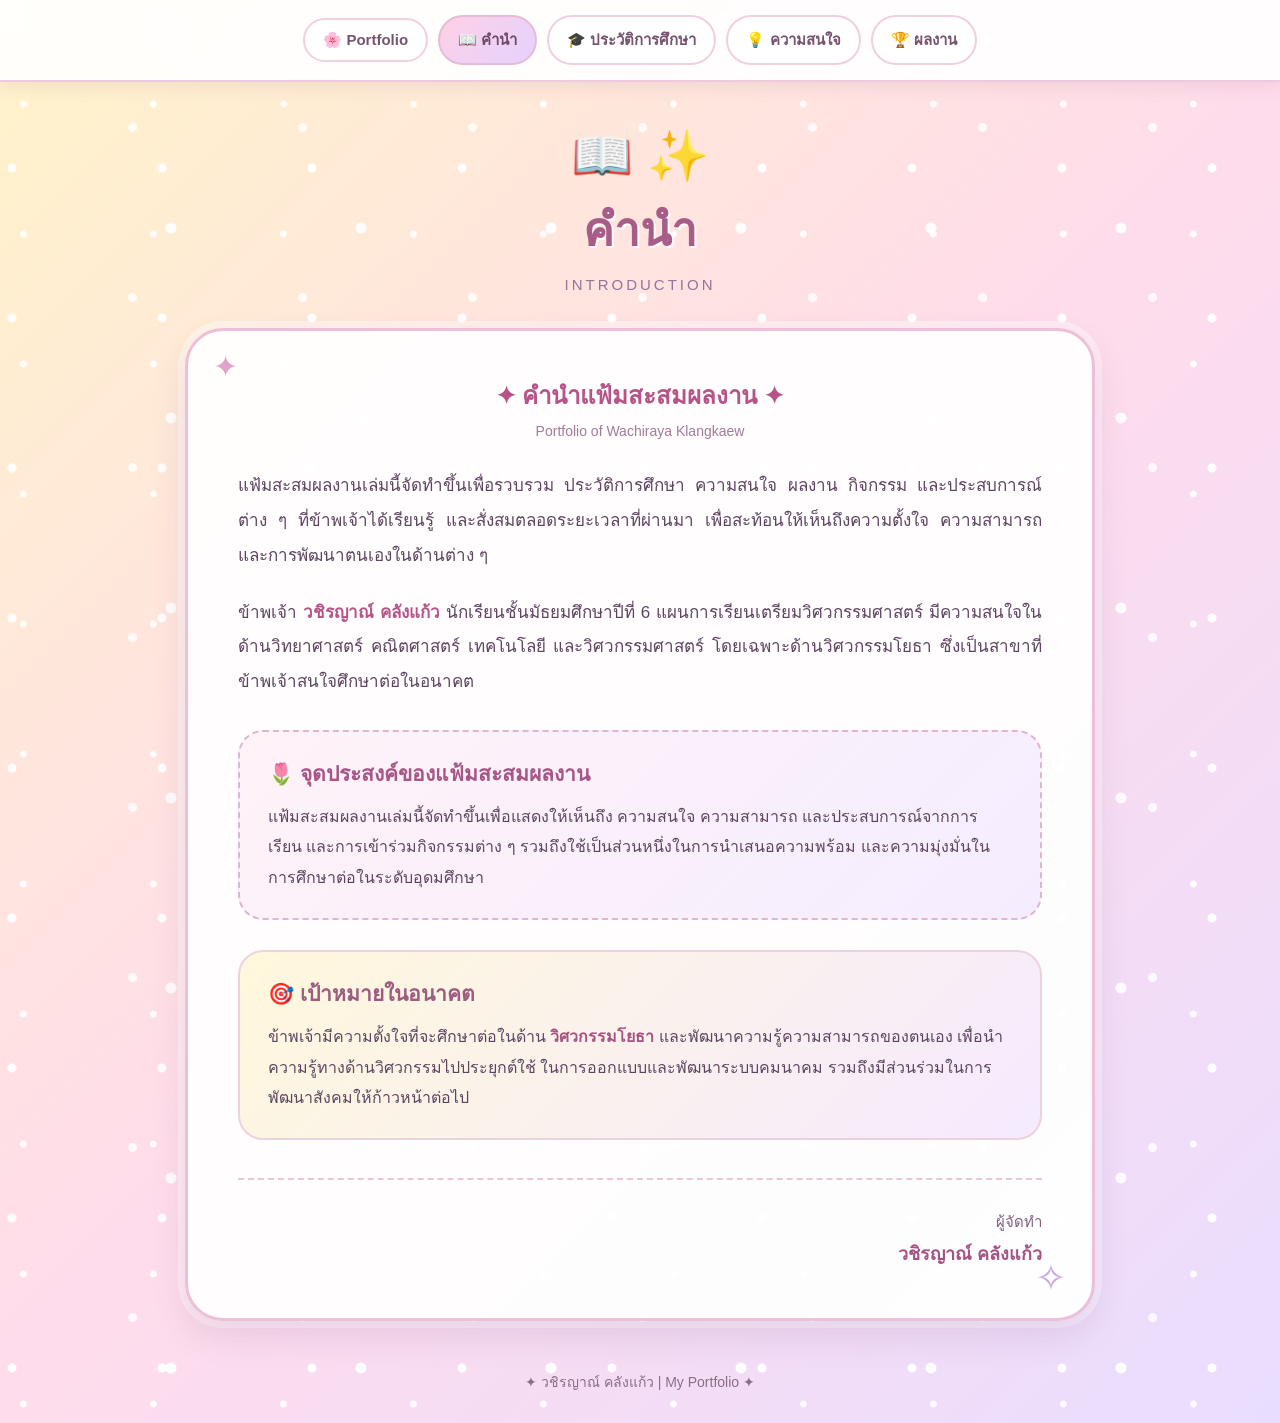
<file: preface.html>
<!DOCTYPE html>
<html lang="th">
<head>
<meta charset="UTF-8">
<meta name="viewport" content="width=device-width, initial-scale=1.0">

<title>คำนำ | วชิรญาณ์ คลังแก้ว</title>

<style>
* {
    box-sizing: border-box;
}

html {
    scroll-behavior: smooth;
}

body {
    margin: 0;
    font-family: Arial, "Tahoma", sans-serif;
    color: #5d4560;
    min-height: 100vh;

    background:
        radial-gradient(circle at 8% 12%, rgba(255,255,255,.95) 0 4px, transparent 5px),
        radial-gradient(circle at 90% 20%, rgba(255,255,255,.9) 0 5px, transparent 6px),
        radial-gradient(circle at 18% 80%, rgba(255,255,255,.85) 0 3px, transparent 4px),
        radial-gradient(circle at 78% 75%, rgba(255,255,255,.8) 0 4px, transparent 5px),
        linear-gradient(135deg, #fff4c9, #ffdceb, #e9ddff);

    background-size:
        150px 150px,
        190px 190px,
        130px 130px,
        170px 170px,
        cover;
}

/* =========================
   NAVIGATION
========================= */

.navbar {
    position: sticky;
    top: 0;
    z-index: 1000;

    display: flex;
    justify-content: center;
    align-items: center;
    flex-wrap: wrap;
    gap: 10px;

    padding: 15px 20px;

    background: rgba(255,255,255,0.92);
    backdrop-filter: blur(10px);

    border-bottom: 2px solid #efc9dd;

    box-shadow: 0 4px 18px rgba(120,80,120,0.12);
}

.navbar a {
    text-decoration: none;

    color: #76536f;
    background: #ffffff;

    padding: 11px 18px;

    border-radius: 25px;
    border: 2px solid #f0cfe0;

    font-weight: bold;
    font-size: 15px;

    transition: 0.25s ease;
}

.navbar a:hover {
    background: #ffe0ec;
    transform: translateY(-3px);

    box-shadow: 0 5px 12px rgba(170,110,150,0.15);
}

.navbar a.active {
    background: linear-gradient(
        135deg,
        #ffd0e5,
        #e4d2ff
    );

    border-color: #e5bcd5;
    color: #704b69;
}

/* =========================
   MAIN
========================= */

.container {
    max-width: 950px;

    margin: 0 auto;

    padding: 45px 20px 20px;
}

/* =========================
   TITLE
========================= */

.title {
    text-align: center;

    margin-bottom: 35px;
}

.title .symbol {
    font-size: 50px;

    margin-bottom: 8px;
}

.title h1 {
    margin: 0;

    font-size: 46px;

    color: #a85d88;

    text-shadow: 2px 2px rgba(255,255,255,.9);
}

.title .english {
    margin-top: 10px;

    color: #98739a;

    font-size: 15px;

    letter-spacing: 3px;
}

/* =========================
   PREFACE
========================= */

.preface {
    position: relative;

    background: rgba(255,255,255,0.94);

    border: 3px solid #edbfd8;

    border-radius: 38px;

    padding: 45px 50px;

    box-shadow:
        0 15px 35px rgba(120,70,120,0.14),
        0 0 0 7px rgba(255,255,255,0.4);

    overflow: hidden;
}

/* ดาวตกแต่ง */

.preface::before {
    content: "✦";

    position: absolute;

    top: 18px;
    left: 25px;

    font-size: 30px;

    color: #e1a4c8;
}

.preface::after {
    content: "✧";

    position: absolute;

    right: 25px;
    bottom: 18px;

    font-size: 38px;

    color: #c9a9df;
}

/* =========================
   HEADER
========================= */

.preface-header {
    text-align: center;

    margin-bottom: 30px;
}

.preface-header h2 {
    margin: 0 0 8px;

    color: #b65389;

    font-size: 24px;
}

.preface-header p {
    margin: 0;

    color: #a27b99;

    font-size: 14px;
}

/* =========================
   TEXT
========================= */

.preface-text {
    font-size: 17px;

    line-height: 2.05;

    text-align: justify;

    margin: 0 0 22px;
}

.preface-text strong {
    color: #b65389;
}

/* =========================
   PURPOSE
========================= */

.purpose {
    margin: 30px 0;

    padding: 25px 28px;

    background: linear-gradient(
        135deg,
        #fff3f8,
        #f5edff
    );

    border: 2px dashed #ddb6d2;

    border-radius: 25px;
}

.purpose-title {
    margin: 0 0 12px;

    color: #a85687;

    font-size: 21px;

    font-weight: bold;
}

.purpose-text {
    margin: 0;

    font-size: 16px;

    line-height: 1.9;
}

/* =========================
   GOAL
========================= */

.goal {
    margin-top: 30px;

    padding: 25px 28px;

    background: linear-gradient(
        135deg,
        #fff8dc,
        #f5eaff
    );

    border-radius: 25px;

    border: 2px solid #ecd2df;
}

.goal-title {
    margin: 0 0 12px;

    color: #9d5c82;

    font-size: 21px;

    font-weight: bold;
}

.goal-text {
    margin: 0;

    font-size: 16px;

    line-height: 1.9;
}

.goal-text strong {
    color: #a65383;
}

/* =========================
   SIGNATURE
========================= */

.signature {
    margin-top: 38px;

    padding-top: 25px;

    border-top: 2px dashed #e6c8d9;

    text-align: right;
}

.signature p {
    margin: 5px 0;

    color: #80627d;

    font-size: 15px;
}

.signature .name {
    color: #a65383;

    font-size: 18px;

    font-weight: bold;
}

/* =========================
   FOOTER
========================= */

footer {
    text-align: center;

    padding: 30px 20px;

    color: #8b6d85;

    font-size: 14px;
}

/* =========================
   MOBILE
========================= */

@media (max-width: 700px) {

    .navbar {
        gap: 7px;
        padding: 12px 10px;
    }

    .navbar a {
        padding: 9px 12px;
        font-size: 13px;
    }

    .container {
        padding: 30px 15px 15px;
    }

    .title .symbol {
        font-size: 42px;
    }

    .title h1 {
        font-size: 36px;
    }

    .title .english {
        font-size: 13px;
        letter-spacing: 2px;
    }

    .preface {
        padding: 32px 20px;

        border-radius: 30px;
    }

    .preface-header h2 {
        font-size: 21px;
    }

    .preface-text {
        font-size: 16px;

        line-height: 1.9;

        text-align: left;
    }

    .purpose,
    .goal {
        padding: 21px 18px;
    }

    .purpose-text,
    .goal-text {
        font-size: 15px;
    }

    .signature {
        text-align: center;
    }
}
</style>
</head>

<body>

<!-- =========================
     MENU 5 หน้า
========================= -->

<header class="navbar">

    <a href="portfolio.html">
        🌸 Portfolio
    </a>

    <a href="introduction.html" class="active">
        📖 คำนำ
    </a>

    <a href="education.html">
        🎓 ประวัติการศึกษา
    </a>

    <a href="interest.html">
        💡 ความสนใจ
    </a>

    <a href="works.html">
        🏆 ผลงาน
    </a>

</header>


<!-- =========================
     CONTENT
========================= -->

<main class="container">

    <section class="title">

        <div class="symbol">
            📖 ✨
        </div>

        <h1>
            คำนำ
        </h1>

        <div class="english">
            INTRODUCTION
        </div>

    </section>


    <!-- =========================
         PREFACE
    ========================= -->

    <section class="preface">

        <div class="preface-header">

            <h2>
                ✦ คำนำแฟ้มสะสมผลงาน ✦
            </h2>

            <p>
                Portfolio of Wachiraya Klangkaew
            </p>

        </div>


        <p class="preface-text">

            แฟ้มสะสมผลงานเล่มนี้จัดทำขึ้นเพื่อรวบรวม
            ประวัติการศึกษา ความสนใจ ผลงาน กิจกรรม
            และประสบการณ์ต่าง ๆ ที่ข้าพเจ้าได้เรียนรู้
            และสั่งสมตลอดระยะเวลาที่ผ่านมา
            เพื่อสะท้อนให้เห็นถึงความตั้งใจ ความสามารถ
            และการพัฒนาตนเองในด้านต่าง ๆ

        </p>


        <p class="preface-text">

            ข้าพเจ้า
            <strong>วชิรญาณ์ คลังแก้ว</strong>
            นักเรียนชั้นมัธยมศึกษาปีที่ 6
            แผนการเรียนเตรียมวิศวกรรมศาสตร์
            มีความสนใจในด้านวิทยาศาสตร์ คณิตศาสตร์
            เทคโนโลยี และวิศวกรรมศาสตร์
            โดยเฉพาะด้านวิศวกรรมโยธา
            ซึ่งเป็นสาขาที่ข้าพเจ้าสนใจศึกษาต่อในอนาคต

        </p>


        <!-- =========================
             PURPOSE
        ========================= -->

        <div class="purpose">

            <h3 class="purpose-title">
                🌷 จุดประสงค์ของแฟ้มสะสมผลงาน
            </h3>

            <p class="purpose-text">

                แฟ้มสะสมผลงานเล่มนี้จัดทำขึ้นเพื่อแสดงให้เห็นถึง
                ความสนใจ ความสามารถ และประสบการณ์จากการเรียน
                และการเข้าร่วมกิจกรรมต่าง ๆ
                รวมถึงใช้เป็นส่วนหนึ่งในการนำเสนอความพร้อม
                และความมุ่งมั่นในการศึกษาต่อในระดับอุดมศึกษา

            </p>

        </div>


        <!-- =========================
             GOAL
        ========================= -->

        <div class="goal">

            <h3 class="goal-title">
                🎯 เป้าหมายในอนาคต
            </h3>

            <p class="goal-text">

                ข้าพเจ้ามีความตั้งใจที่จะศึกษาต่อในด้าน
                <strong>วิศวกรรมโยธา</strong>
                และพัฒนาความรู้ความสามารถของตนเอง
                เพื่อนำความรู้ทางด้านวิศวกรรมไปประยุกต์ใช้
                ในการออกแบบและพัฒนาระบบคมนาคม
                รวมถึงมีส่วนร่วมในการพัฒนาสังคมให้ก้าวหน้าต่อไป

            </p>

        </div>


        <!-- =========================
             SIGNATURE
        ========================= -->

        <div class="signature">

            <p>
                ผู้จัดทำ
            </p>

            <p class="name">
                วชิรญาณ์ คลังแก้ว
            </p>

        </div>

    </section>

</main>


<footer>
    ✦ วชิรญาณ์ คลังแก้ว | My Portfolio ✦
</footer>

</body>
</html>
</file>
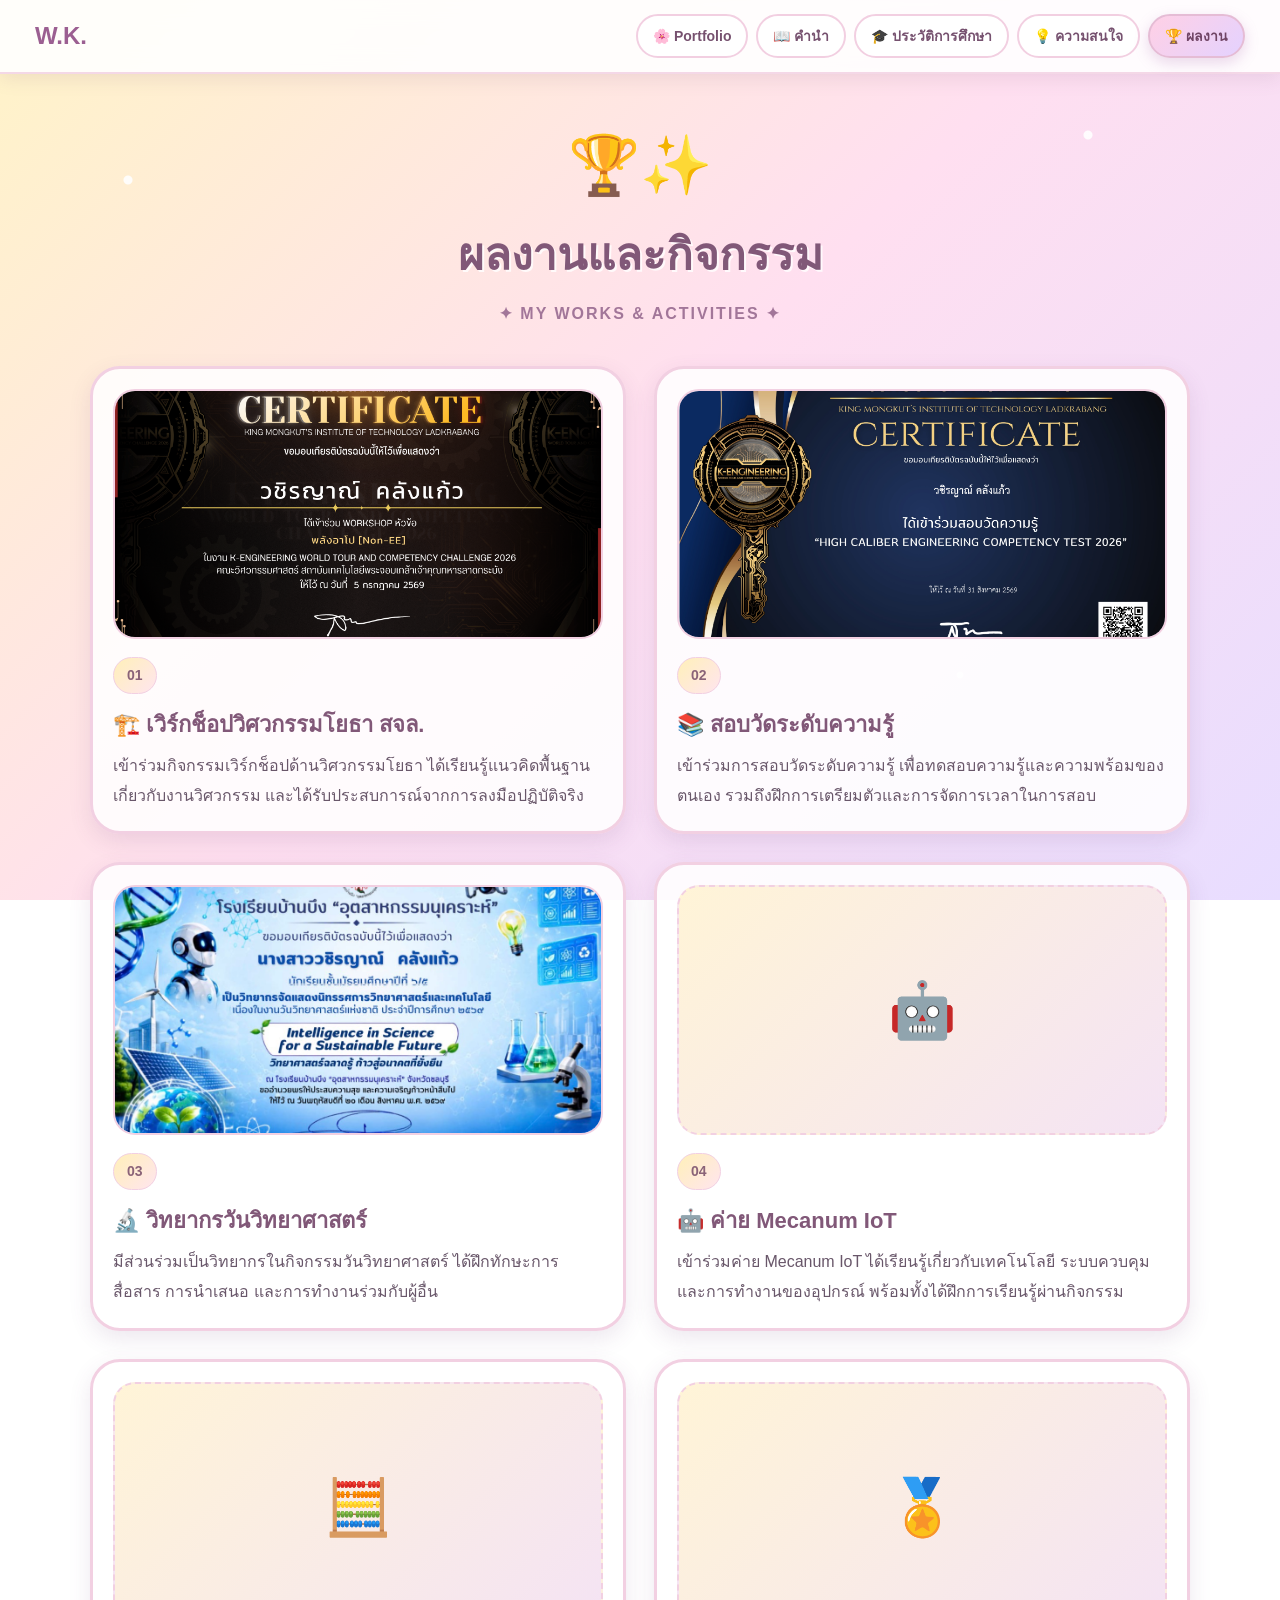
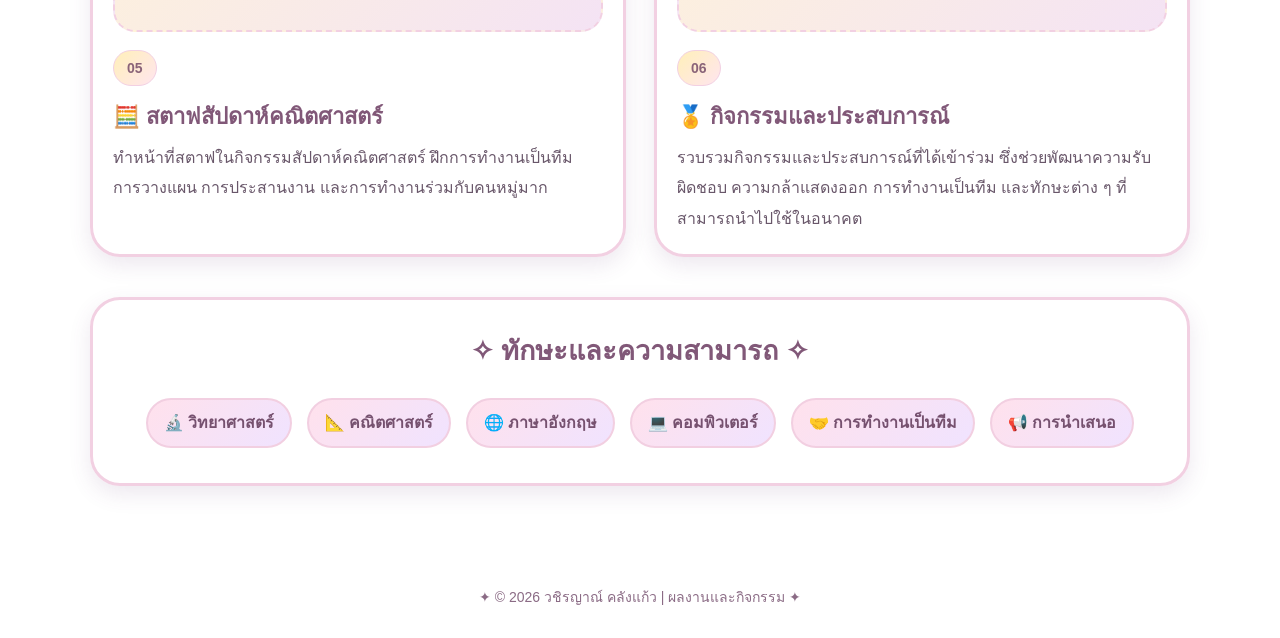
<file: work.html>
<!DOCTYPE html>
<html lang="th">
<head>
<meta charset="UTF-8">
<meta name="viewport" content="width=device-width, initial-scale=1.0">
<meta name="description" content="ผลงานและกิจกรรม - วชิรญาณ์ คลังแก้ว">
<title>ผลงาน | วชิรญาณ์ คลังแก้ว</title>
<style>
* {
    box-sizing: border-box;
}
html {
    scroll-behavior: smooth;
}
body {
    margin: 0;
    font-family: Arial, "Noto Sans Thai", Tahoma, sans-serif;
    color: #5d4560;
    min-height: 100vh;
    /* พื้นหลังเหมือนหน้าแรกเป๊ะ */
    background:
        radial-gradient(circle at 10% 20%, rgba(255,255,255,0.9) 0 4px, transparent 5px),
        radial-gradient(circle at 85% 15%, rgba(255,255,255,0.9) 0 4px, transparent 5px),
        radial-gradient(circle at 75% 75%, rgba(255,255,255,0.7) 0 3px, transparent 4px),
        radial-gradient(circle at 20% 80%, rgba(255,255,255,0.7) 0 3px, transparent 4px),
        linear-gradient(135deg, #fff4c7, #ffdff0, #e8ddff);
    background-attachment: fixed;
    line-height: 1.6;
}
/* =========================
   NAVIGATION - เหมือนหน้าแรกเป๊ะ
========================= */
.navbar {
    position: sticky;
    top: 0;
    z-index: 1000;
    display: flex;
    align-items: center;
    justify-content: space-between;
    gap: 20px;
    padding: 14px 35px;
    background: rgba(255,255,255,0.90);
    backdrop-filter: blur(12px);
    border-bottom: 2px solid rgba(242,207,225,0.8);
    box-shadow: 0 4px 18px rgba(130,90,130,0.14);
}
.logo {
    text-decoration: none;
    color: #9b5f91;
    font-size: 24px;
    font-weight: bold;
    white-space: nowrap;
}
.navbar nav {
    display: flex;
    align-items: center;
    justify-content: center;
    flex-wrap: wrap;
    gap: 8px;
}
.navbar nav a {
    text-decoration: none;
    color: #76516f;
    background: #ffffff;
    padding: 9px 15px;
    border-radius: 25px;
    border: 2px solid #f2cfe1;
    font-weight: bold;
    font-size: 14px;
    transition: all 0.25s ease;
    white-space: nowrap;
}
.navbar nav a:hover {
    color: #704565;
    background: #ffe0ec;
    transform: translateY(-2px);
    box-shadow: 0 5px 12px rgba(180,120,160,0.15);
}
.navbar nav a.active {
    color: #704565;
    background: linear-gradient(135deg, #ffd0e5, #e4d2ff);
    border-color: #e5bcd5;
    box-shadow: 0 5px 14px rgba(170,105,175,0.25);
}
/* =========================
   MAIN
========================= */
.container {
    width: 90%;
    max-width: 1100px;
    margin: 45px auto 70px;
}
/* =========================
   TITLE
========================= */
.title {
    text-align: center;
    margin-bottom: 40px;
}
.title .icon {
    font-size: 58px;
    margin-bottom: 8px;
}
.title h1 {
    margin: 0;
    color: #815878;
    font-size: 44px;
    text-shadow: 2px 2px 0 rgba(255,255,255,0.8);
}
.title p {
    margin-top: 10px;
    color: #a27699;
    font-size: 16px;
    letter-spacing: 2px;
    font-weight: bold;
}
/* =========================
   WORK GRID
========================= */
.works {
    display: grid;
    grid-template-columns: repeat(2, 1fr);
    gap: 28px;
}
/* =========================
   WORK CARD - ปรับขอบให้เหมือนกัน
========================= */
.work {
    position: relative;
    overflow: hidden;
    background: rgba(255,255,255,0.88);
    border: 3px solid #f2d0e2;
    border-radius: 30px;
    padding: 20px;
    box-shadow: 0 8px 22px rgba(105,65,120,0.12);
    transition: all 0.25s ease;
}
.work:hover {
    transform: translateY(-6px);
    box-shadow: 0 12px 26px rgba(105,65,120,0.18);
}
/* =========================
   IMAGE
========================= */
.work img {
    width: 100%;
    height: 250px;
    object-fit: cover;
    display: block;
    border-radius: 22px;
    margin-bottom: 18px;
    border: 2px solid #f2d0e2;
}
/* =========================
   NO IMAGE
========================= */
.no-image {
    min-height: 250px;
    margin-bottom: 18px;
    display: flex;
    align-items: center;
    justify-content: center;
    background: linear-gradient(135deg, #fff4d7, #f4e3f4);
    border: 2px dashed #f2d0e2;
    border-radius: 22px;
    color: #bd7a9d;
    font-size: 55px;
}
/* =========================
   NUMBER
========================= */
.number {
    display: inline-block;
    background: linear-gradient(135deg, #fff0b9, #ffe5ef);
    color: #8a6378;
    padding: 6px 13px;
    border-radius: 20px;
    font-weight: bold;
    font-size: 14px;
    border: 1px solid #f2d0e2;
}
/* =========================
   TEXT
========================= */
.work h2 {
    margin: 14px 0 10px;
    color: #815878;
    font-size: 22px;
    line-height: 1.5;
}
.work p {
    margin: 0;
    color: #69576a;
    font-size: 16px;
    line-height: 1.9;
}
.work strong {
    color: #a05e91;
}
/* =========================
   SKILLS
========================= */
.skills {
    margin-top: 40px;
    padding: 30px;
    background: rgba(255,255,255,0.88);
    border: 3px solid #f2d0e2;
    border-radius: 30px;
    text-align: center;
    box-shadow: 0 8px 22px rgba(105,65,120,0.12);
}
.skills h2 {
    margin-top: 0;
    margin-bottom: 20px;
    color: #815878;
    font-size: 27px;
}
.skill {
    display: inline-block;
    background: linear-gradient(135deg, #ffe1ec, #f0e3ff);
    color: #76516f;
    border: 2px solid #f2cfe1;
    padding: 10px 16px;
    margin: 5px;
    border-radius: 25px;
    font-weight: bold;
    transition: all 0.25s ease;
}
.skill:hover {
    transform: translateY(-3px);
    box-shadow: 0 5px 12px rgba(180,120,160,0.15);
}
/* =========================
   FOOTER
========================= */
footer {
    text-align: center;
    padding: 30px 20px;
    margin-top: 20px;
    color: #8b6b85;
    font-size: 14px;
}
/* =========================
   MOBILE
========================= */
@media (max-width: 800px) {
    .navbar {
        flex-direction: column;
        padding: 12px 15px;
        gap: 10px;
    }
    .navbar nav {
        width: 100%;
    }
    .navbar nav a {
        font-size: 13px;
        padding: 8px 11px;
    }
    .container {
        width: 92%;
        margin-top: 35px;
    }
    .title .icon {
        font-size: 48px;
    }
    .title h1 {
        font-size: 32px;
    }
    .title p {
        font-size: 14px;
    }
    .works {
        grid-template-columns: 1fr;
        gap: 22px;
    }
    .work {
        padding: 17px;
        border-radius: 25px;
    }
    .work img {
        height: 220px;
    }
    .no-image {
        min-height: 180px;
    }
    .work h2 {
        font-size: 20px;
    }
    .work p {
        font-size: 15px;
    }
    .skills {
        padding: 23px 15px;
    }
    .skills h2 {
        font-size: 23px;
    }
    .skill {
        font-size: 14px;
        padding: 9px 13px;
    }
}
</style>
</head>
<body>
<!-- =========================
     MENU - แก้ชื่อไฟล์ให้ตรงกัน
========================= -->
<header class="navbar">
    <a href="index.html" class="logo">W.K.</a>
    <nav>
        <a href="index.html">🌸 Portfolio</a>
        <a href="preface.html">📖 คำนำ</a>
        <a href="education.html">🎓 ประวัติการศึกษา</a>
        <a href="interest.html">💡 ความสนใจ</a>
        <a href="work.html" class="active">🏆 ผลงาน</a>
    </nav>
</header>

<!-- =========================
     CONTENT
========================= -->
<main class="container">
    <section class="title">
        <div class="icon">🏆✨</div>
        <h1>ผลงานและกิจกรรม</h1>
        <p>✦ MY WORKS & ACTIVITIES ✦</p>
    </section>

    <section class="works">
        <!-- 01 -->
        <article class="work">
            <img src="IMG_0376.png" alt="เวิร์กช็อปวิศวกรรมโยธา">
            <span class="number">01</span>
            <h2>🏗️ เวิร์กช็อปวิศวกรรมโยธา สจล.</h2>
            <p>
                เข้าร่วมกิจกรรมเวิร์กช็อปด้านวิศวกรรมโยธา
                ได้เรียนรู้แนวคิดพื้นฐานเกี่ยวกับงานวิศวกรรม
                และได้รับประสบการณ์จากการลงมือปฏิบัติจริง
            </p>
        </article>

        <!-- 02 -->
        <article class="work">
            <img src="IMG_0497.png" alt="สอบวัดระดับความรู้">
            <span class="number">02</span>
            <h2>📚 สอบวัดระดับความรู้</h2>
            <p>
                เข้าร่วมการสอบวัดระดับความรู้
                เพื่อทดสอบความรู้และความพร้อมของตนเอง
                รวมถึงฝึกการเตรียมตัวและการจัดการเวลาในการสอบ
            </p>
        </article>

        <!-- 03 -->
        <article class="work">
            <img src="IMG_0864.jpeg" alt="วิทยากรวันวิทยาศาสตร์">
            <span class="number">03</span>
            <h2>🔬 วิทยากรวันวิทยาศาสตร์</h2>
            <p>
                มีส่วนร่วมเป็นวิทยากรในกิจกรรมวันวิทยาศาสตร์
                ได้ฝึกทักษะการสื่อสาร การนำเสนอ
                และการทำงานร่วมกับผู้อื่น
            </p>
        </article>

        <!-- 04 -->
        <article class="work">
            <div class="no-image">🤖</div>
            <span class="number">04</span>
            <h2>🤖 ค่าย Mecanum IoT</h2>
            <p>
                เข้าร่วมค่าย Mecanum IoT
                ได้เรียนรู้เกี่ยวกับเทคโนโลยี ระบบควบคุม
                และการทำงานของอุปกรณ์
                พร้อมทั้งได้ฝึกการเรียนรู้ผ่านกิจกรรม
            </p>
        </article>

        <!-- 05 -->
        <article class="work">
            <div class="no-image">🧮</div>
            <span class="number">05</span>
            <h2>🧮 สตาฟสัปดาห์คณิตศาสตร์</h2>
            <p>
                ทำหน้าที่สตาฟในกิจกรรมสัปดาห์คณิตศาสตร์
                ฝึกการทำงานเป็นทีม การวางแผน
                การประสานงาน และการทำงานร่วมกับคนหมู่มาก
            </p>
        </article>

        <!-- 06 -->
        <article class="work">
            <div class="no-image">🏅</div>
            <span class="number">06</span>
            <h2>🏅 กิจกรรมและประสบการณ์</h2>
            <p>
                รวบรวมกิจกรรมและประสบการณ์ที่ได้เข้าร่วม
                ซึ่งช่วยพัฒนาความรับผิดชอบ
                ความกล้าแสดงออก การทำงานเป็นทีม
                และทักษะต่าง ๆ ที่สามารถนำไปใช้ในอนาคต
            </p>
        </article>
    </section>

    <!-- =========================
         ทักษะและความสามารถ
    ========================= -->
    <section class="skills">
        <h2>✧ ทักษะและความสามารถ ✧</h2>
        <span class="skill">🔬 วิทยาศาสตร์</span>
        <span class="skill">📐 คณิตศาสตร์</span>
        <span class="skill">🌐 ภาษาอังกฤษ</span>
        <span class="skill">💻 คอมพิวเตอร์</span>
        <span class="skill">🤝 การทำงานเป็นทีม</span>
        <span class="skill">📢 การนำเสนอ</span>
    </section>
</main>

<!-- =========================
     FOOTER
========================= -->
<footer>
    ✦ © 2026 วชิรญาณ์ คลังแก้ว | ผลงานและกิจกรรม ✦
</footer>
</body>
</html>
</file>
